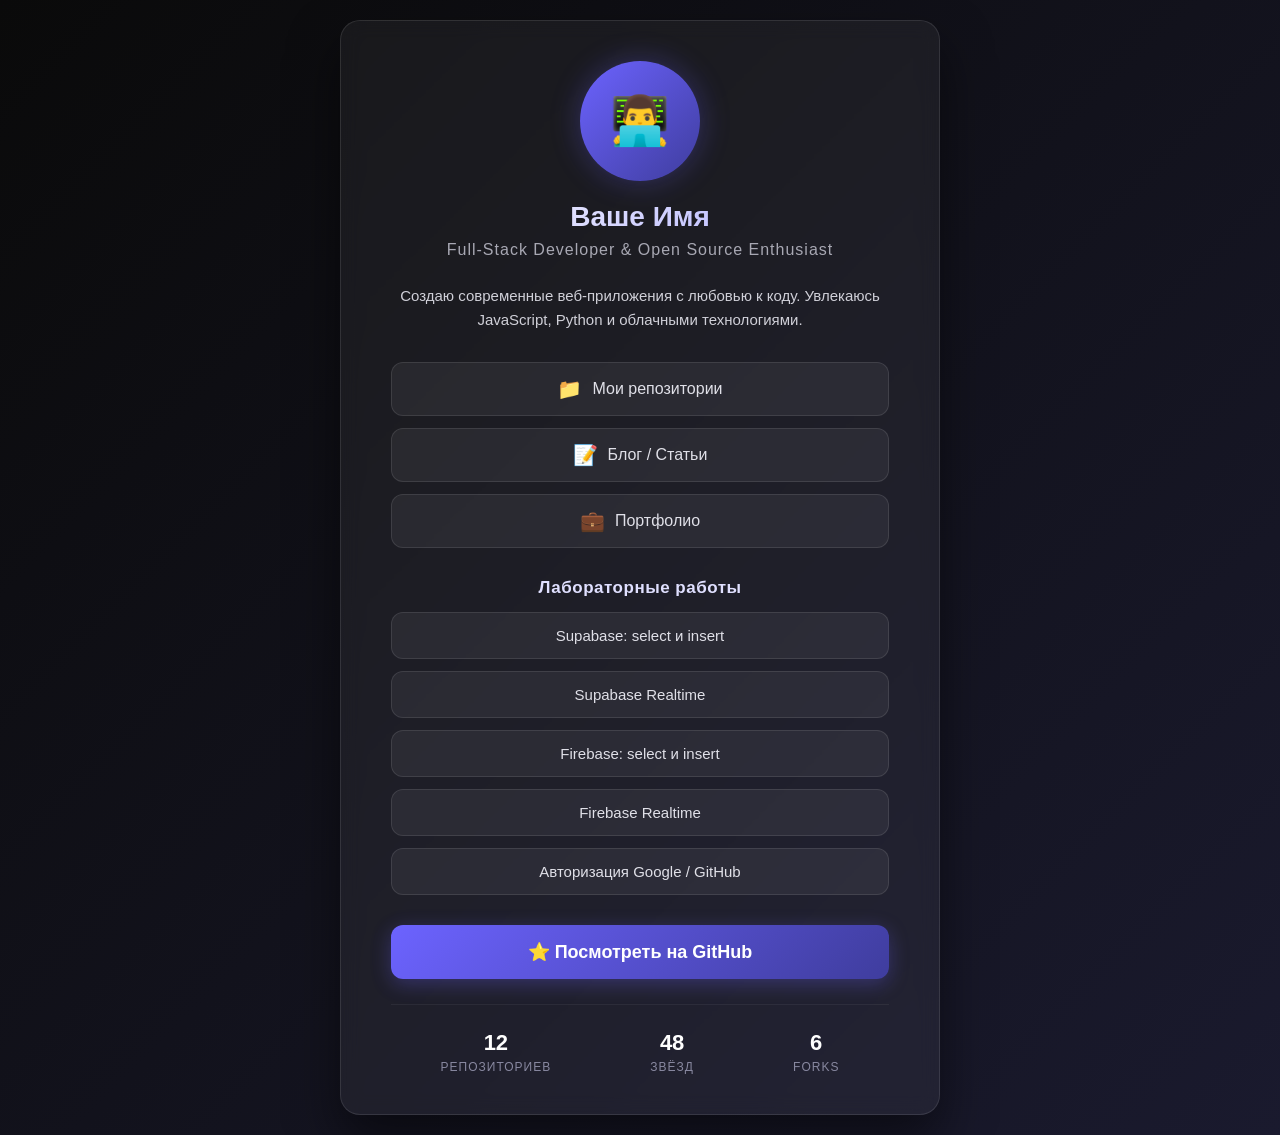
<file: index.html>
<!DOCTYPE html>
<html lang="ru">
<head>
    <meta charset="UTF-8">
    <meta name="viewport" content="width=device-width, initial-scale=1.0">
    <title>Мой проект | GitHub</title>
    <style>
        /* Общие стили */
        * {
            margin: 0;
            padding: 0;
            box-sizing: border-box;
        }

        body {
            font-family: -apple-system, BlinkMacSystemFont, 'Segoe UI', Roboto, sans-serif;
            background: linear-gradient(135deg, #0a0a0a 0%, #1a1a2e 100%);
            min-height: 100vh;
            display: flex;
            justify-content: center;
            align-items: center;
            color: #ffffff;
            padding: 20px;
        }

        .card {
            background: rgba(255, 255, 255, 0.05);
            backdrop-filter: blur(10px);
            border-radius: 20px;
            padding: 40px 50px;
            max-width: 600px;
            width: 100%;
            border: 1px solid rgba(255, 255, 255, 0.1);
            box-shadow: 0 25px 50px rgba(0, 0, 0, 0.5);
            transition: transform 0.3s ease, box-shadow 0.3s ease;
        }

        .card:hover {
            transform: translateY(-5px);
            box-shadow: 0 35px 60px rgba(0, 0, 0, 0.7);
        }

        /* Аватар */
        .avatar {
            width: 120px;
            height: 120px;
            border-radius: 50%;
            background: linear-gradient(135deg, #6c63ff, #3f3d9e);
            margin: 0 auto 20px;
            display: flex;
            align-items: center;
            justify-content: center;
            font-size: 48px;
            font-weight: bold;
            color: #fff;
            box-shadow: 0 0 30px rgba(108, 99, 255, 0.3);
            animation: pulse 2s ease-in-out infinite;
        }

        @keyframes pulse {
            0%, 100% { box-shadow: 0 0 30px rgba(108, 99, 255, 0.3); }
            50% { box-shadow: 0 0 60px rgba(108, 99, 255, 0.6); }
        }

        /* Заголовки */
        h1 {
            text-align: center;
            font-size: 28px;
            font-weight: 700;
            margin-bottom: 8px;
            background: linear-gradient(135deg, #ffffff, #a8a8ff);
            -webkit-background-clip: text;
            -webkit-text-fill-color: transparent;
        }

        .subtitle {
            text-align: center;
            color: #a8a8b3;
            font-size: 16px;
            margin-bottom: 25px;
            letter-spacing: 1px;
        }

        /* Описание */
        .description {
            text-align: center;
            color: #d0d0d8;
            line-height: 1.6;
            margin-bottom: 30px;
            font-size: 15px;
        }

        /* Ссылки */
        .links {
            display: flex;
            flex-direction: column;
            gap: 12px;
            margin-bottom: 30px;
        }

        .link-btn {
            display: flex;
            align-items: center;
            justify-content: center;
            gap: 10px;
            padding: 14px 20px;
            background: rgba(255, 255, 255, 0.06);
            border: 1px solid rgba(255, 255, 255, 0.1);
            border-radius: 12px;
            color: #e0e0e8;
            text-decoration: none;
            font-size: 16px;
            font-weight: 500;
            transition: all 0.3s ease;
        }

        .link-btn:hover {
            background: rgba(108, 99, 255, 0.2);
            border-color: #6c63ff;
            transform: translateX(5px);
            box-shadow: 0 0 20px rgba(108, 99, 255, 0.1);
        }

        .link-btn .icon {
            font-size: 20px;
        }

        /* Кнопка GitHub */
        .github-btn {
            display: block;
            width: 100%;
            padding: 16px;
            background: linear-gradient(135deg, #6c63ff, #3f3d9e);
            border: none;
            border-radius: 12px;
            color: #fff;
            font-size: 18px;
            font-weight: 600;
            cursor: pointer;
            text-align: center;
            text-decoration: none;
            transition: all 0.3s ease;
            box-shadow: 0 5px 20px rgba(108, 99, 255, 0.3);
        }

        .github-btn:hover {
            transform: scale(1.02);
            box-shadow: 0 8px 30px rgba(108, 99, 255, 0.5);
        }

        /* Статистика */
        .stats {
            display: flex;
            justify-content: space-around;
            margin-top: 25px;
            padding-top: 25px;
            border-top: 1px solid rgba(255, 255, 255, 0.06);
        }

        .stat-item {
            text-align: center;
        }

        .stat-number {
            font-size: 22px;
            font-weight: 700;
            color: #fff;
        }

        .stat-label {
            font-size: 12px;
            color: #8888a0;
            text-transform: uppercase;
            letter-spacing: 1px;
            margin-top: 4px;
        }

        /* Лабораторные работы */
        .section-title {
            text-align: center;
            font-size: 17px;
            font-weight: 600;
            letter-spacing: 0.5px;
            color: #e0e0ff;
            margin-bottom: 14px;
        }

        .labs .link-btn {
            font-size: 15px;
        }

        /* Адаптивность */
        @media (max-width: 480px) {
            .card {
                padding: 30px 25px;
            }

            h1 {
                font-size: 24px;
            }

            .avatar {
                width: 90px;
                height: 90px;
                font-size: 36px;
            }

            .stats {
                flex-direction: column;
                gap: 15px;
            }
        }
    </style>
</head>
<body>
    <div class="card">
        <!-- Аватар -->
        <div class="avatar">👨‍💻</div>

        <!-- Заголовок -->
        <h1>Ваше Имя</h1>
        <p class="subtitle">Full-Stack Developer & Open Source Enthusiast</p>

        <!-- Описание -->
        <p class="description">
            Создаю современные веб-приложения с любовью к коду.
            Увлекаюсь JavaScript, Python и облачными технологиями.
        </p>

        <!-- Ссылки -->
        <div class="links">
            <a href="#" class="link-btn">
                <span class="icon">📁</span>
                Мои репозитории
            </a>
            <a href="#" class="link-btn">
                <span class="icon">📝</span>
                Блог / Статьи
            </a>
            <a href="#" class="link-btn">
                <span class="icon">💼</span>
                Портфолио
            </a>
        </div>

        <!-- Лабораторные работы -->
        <h2 class="section-title">Лабораторные работы</h2>
        <div class="links labs">
            <a href="supabase.html" class="link-btn">
                Supabase: select и insert
            </a>
            <a href="supabase-realtime.html" class="link-btn">
                Supabase Realtime
            </a>
            <a href="firebase.html" class="link-btn">
                Firebase: select и insert
            </a>
            <a href="firebase-realtime.html" class="link-btn">
                Firebase Realtime
            </a>
            <a href="auth.html" class="link-btn">
                Авторизация Google / GitHub
            </a>
        </div>

        <!-- Кнопка GitHub -->
        <a href="#" class="github-btn">
            ⭐ Посмотреть на GitHub
        </a>

        <!-- Статистика -->
        <div class="stats">
            <div class="stat-item">
                <div class="stat-number">12</div>
                <div class="stat-label">Репозиториев</div>
            </div>
            <div class="stat-item">
                <div class="stat-number">48</div>
                <div class="stat-label">Звёзд</div>
            </div>
            <div class="stat-item">
                <div class="stat-number">6</div>
                <div class="stat-label">Forks</div>
            </div>
        </div>
    </div>
</body>
</html>
</file>
